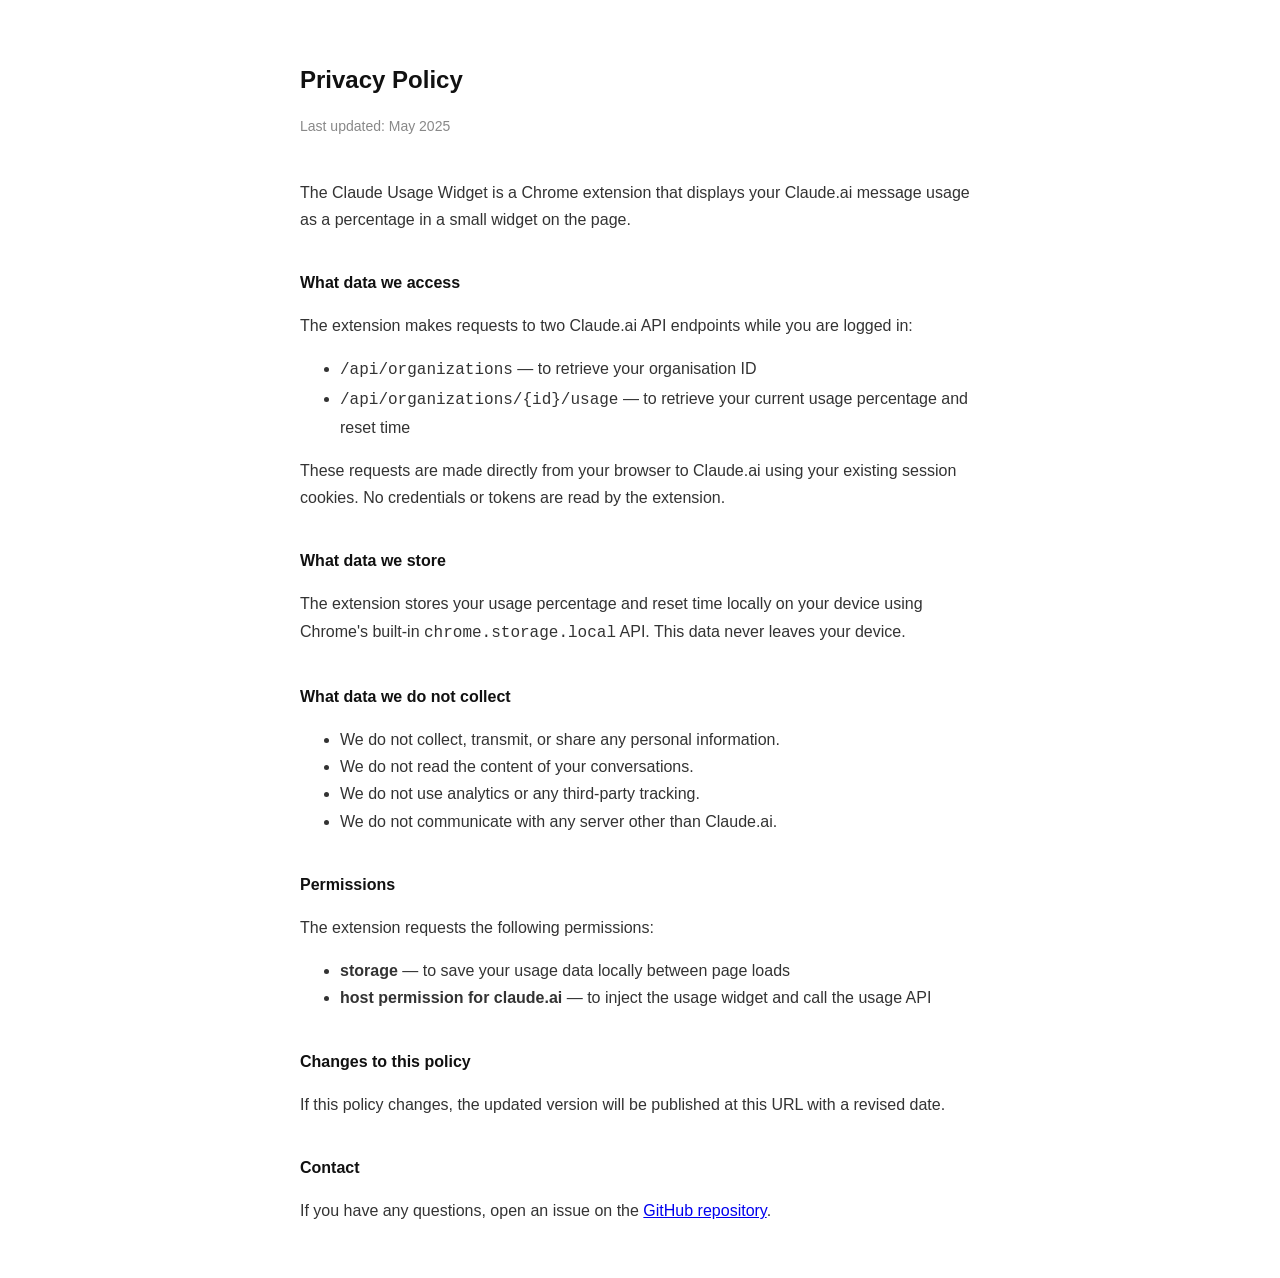
<file: privacy.html>
<!DOCTYPE html>
<html lang="en">
<head>
  <meta charset="UTF-8" />
  <meta name="viewport" content="width=device-width, initial-scale=1.0" />
  <title>Privacy Policy — The Claude Usage Widget</title>
  <style>
    body {
      max-width: 680px;
      margin: 60px auto;
      font-family: -apple-system, BlinkMacSystemFont, "Segoe UI", sans-serif;
      font-size: 16px;
      line-height: 1.7;
      color: #111;
      padding: 0 24px;
    }
    h1 { font-size: 24px; margin-bottom: 4px; }
    h2 { font-size: 16px; margin-top: 36px; }
    p, li { color: #333; }
    .updated { color: #888; font-size: 14px; margin-bottom: 40px; }
  </style>
</head>
<body>
  <h1>Privacy Policy</h1>
  <p class="updated">Last updated: May 2025</p>

  <p>The Claude Usage Widget is a Chrome extension that displays your Claude.ai message usage as a percentage in a small widget on the page.</p>

  <h2>What data we access</h2>
  <p>The extension makes requests to two Claude.ai API endpoints while you are logged in:</p>
  <ul>
    <li><code>/api/organizations</code> — to retrieve your organisation ID</li>
    <li><code>/api/organizations/{id}/usage</code> — to retrieve your current usage percentage and reset time</li>
  </ul>
  <p>These requests are made directly from your browser to Claude.ai using your existing session cookies. No credentials or tokens are read by the extension.</p>

  <h2>What data we store</h2>
  <p>The extension stores your usage percentage and reset time locally on your device using Chrome's built-in <code>chrome.storage.local</code> API. This data never leaves your device.</p>

  <h2>What data we do not collect</h2>
  <ul>
    <li>We do not collect, transmit, or share any personal information.</li>
    <li>We do not read the content of your conversations.</li>
    <li>We do not use analytics or any third-party tracking.</li>
    <li>We do not communicate with any server other than Claude.ai.</li>
  </ul>

  <h2>Permissions</h2>
  <p>The extension requests the following permissions:</p>
  <ul>
    <li><strong>storage</strong> — to save your usage data locally between page loads</li>
    <li><strong>host permission for claude.ai</strong> — to inject the usage widget and call the usage API</li>
  </ul>

  <h2>Changes to this policy</h2>
  <p>If this policy changes, the updated version will be published at this URL with a revised date.</p>

  <h2>Contact</h2>
  <p>If you have any questions, open an issue on the <a href="https://github.com/olivrrut-stack/Ai-Cred-Tracker">GitHub repository</a>.</p>
</body>
</html>
</file>
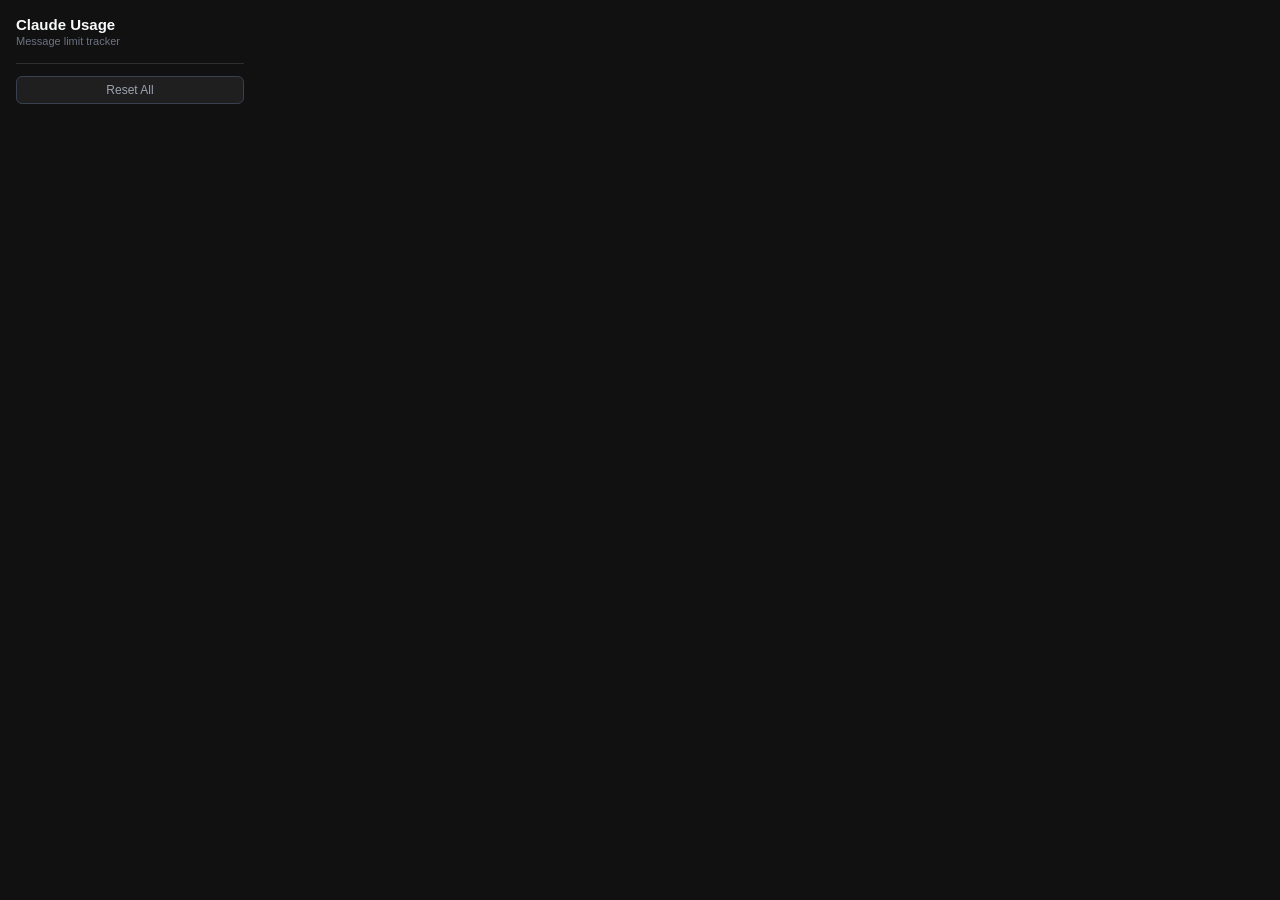
<file: popup/popup.html>
<!DOCTYPE html>
<html lang="en">
<head>
  <meta charset="UTF-8" />
  <title>AI Credit Tracker</title>
  <link rel="stylesheet" href="popup.css" />
</head>
<body>
  <div class="header">
    <h1>Claude Usage</h1>
    <p class="subtitle">Message limit tracker</p>
  </div>

  <div id="platform-list"></div>

  <div class="footer">
    <button id="clear-btn">Reset All</button>
  </div>

  <script src="../storage.js"></script>
  <script src="popup.js"></script>
</body>
</html>
</file>
<file: popup/popup.css>
* {
  box-sizing: border-box;
  margin: 0;
  padding: 0;
}

body {
  width: 260px;
  background: #111;
  color: #e5e5e5;
  font-family: -apple-system, BlinkMacSystemFont, "Segoe UI", sans-serif;
  font-size: 13px;
  padding: 16px;
}

.header {
  margin-bottom: 16px;
}

.header h1 {
  font-size: 15px;
  font-weight: 700;
  color: #f9fafb;
}

.subtitle {
  font-size: 11px;
  color: #6b7280;
  margin-top: 2px;
}

.platform-row {
  margin-bottom: 14px;
}

.platform-top {
  display: flex;
  justify-content: space-between;
  align-items: center;
  margin-bottom: 5px;
}

.platform-name {
  font-weight: 600;
  font-size: 12px;
  color: #d1d5db;
}

.platform-percent {
  font-size: 12px;
  font-variant-numeric: tabular-nums;
}

.bar-track {
  height: 7px;
  background: #2e2e2e;
  border-radius: 99px;
  overflow: hidden;
}

.bar-fill {
  height: 100%;
  border-radius: 99px;
  transition: width 0.3s ease;
}

.updated-at {
  font-size: 10px;
  color: #4b5563;
  margin-top: 3px;
}

.footer {
  margin-top: 16px;
  border-top: 1px solid #2e2e2e;
  padding-top: 12px;
}

#clear-btn {
  background: #1f1f1f;
  border: 1px solid #374151;
  color: #9ca3af;
  border-radius: 6px;
  padding: 6px 12px;
  cursor: pointer;
  font-size: 12px;
  width: 100%;
}

#clear-btn:hover {
  background: #2a2a2a;
  color: #e5e5e5;
}
</file>
